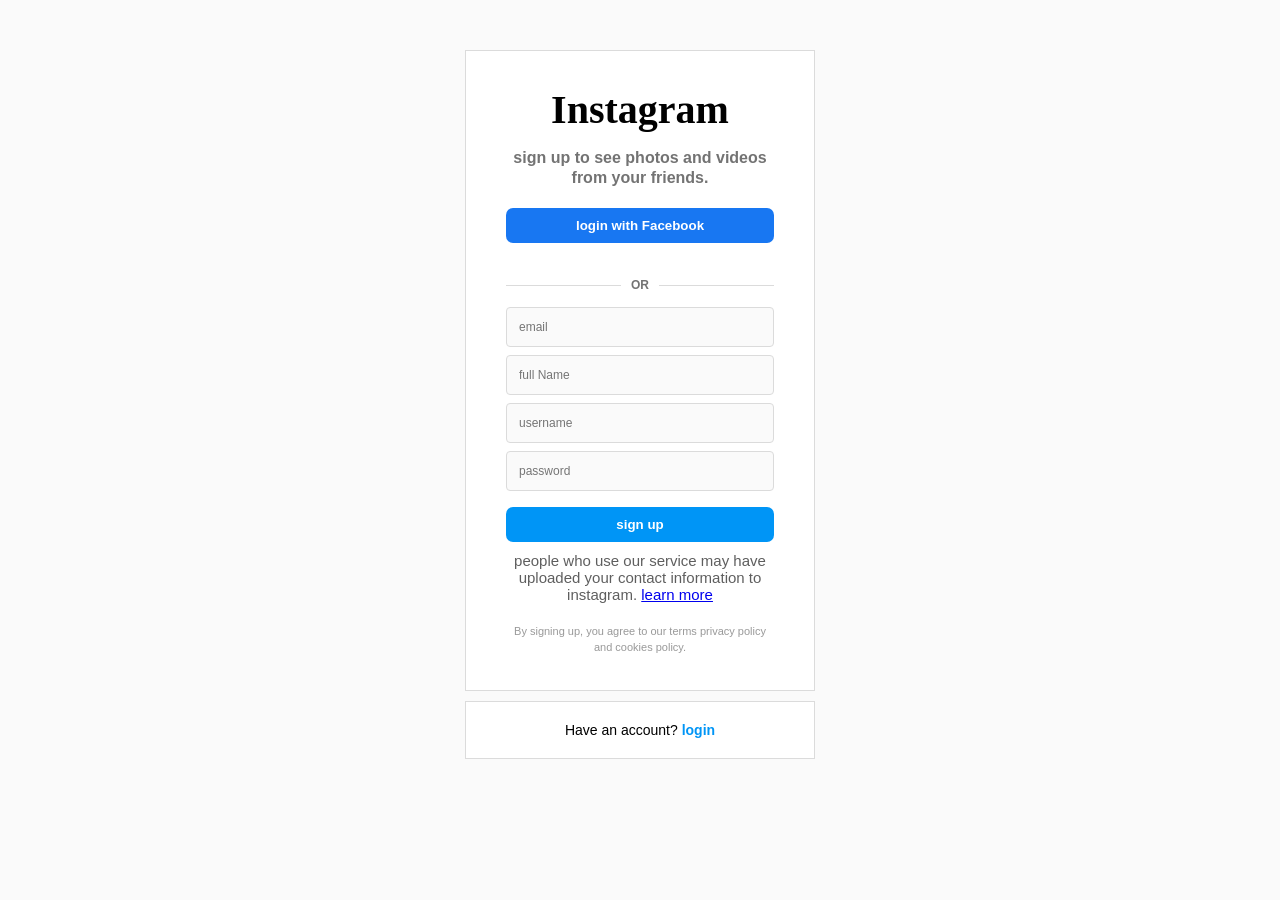
<file: instagram-signup.html>
<html lang="en">
<head>
  <meta charset="UTF-8">
  <meta name="viewport" content="width=device-width, initial-scale=1.0">
  <title>Instagram sign up</title>
  <link rel="stylesheet" href="instagram-signup.css">
</head>
<body>

    <link rel="stylesheet" href="instagram-signup.css">
   <div class="container">
    <div class="signup-box">
      <h1>Instagram</h1>
      <p class="intro">
        sign up to see photos and videos from your friends.
      </p>

      <button class="facebook-btn">
        login with Facebook
     </button>

     <div class="or">
      <span></span>
      <p>OR</p>
      <span></span>
     </div>

     <form id="signupform">

      <input type="email" id="email" placeholder="email">

      <input type="text" id="fulname" placeholder="full Name">

      <input type="text" id="username" placeholder="username">

      <input type="password" id="password" placeholder="password">

      <button type="submit" class="signup-btn">
        sign up
      </button>
      </form>

      <p class="more">
        people who use our service may have uploaded 
        your contact information to instagram. <a href="#">learn more</a>

      </p>

      <p class="terms">
        By signing up, you agree to our terms privacy
        policy and cookies policy.
      </p>

      </div>

      <div class="login-box">
        Have an account?
        <a href="instagram.html">login</a>
       </div>
       </div>

  <script src="signupdemo.js"></script>
</body>
</html>
</file>
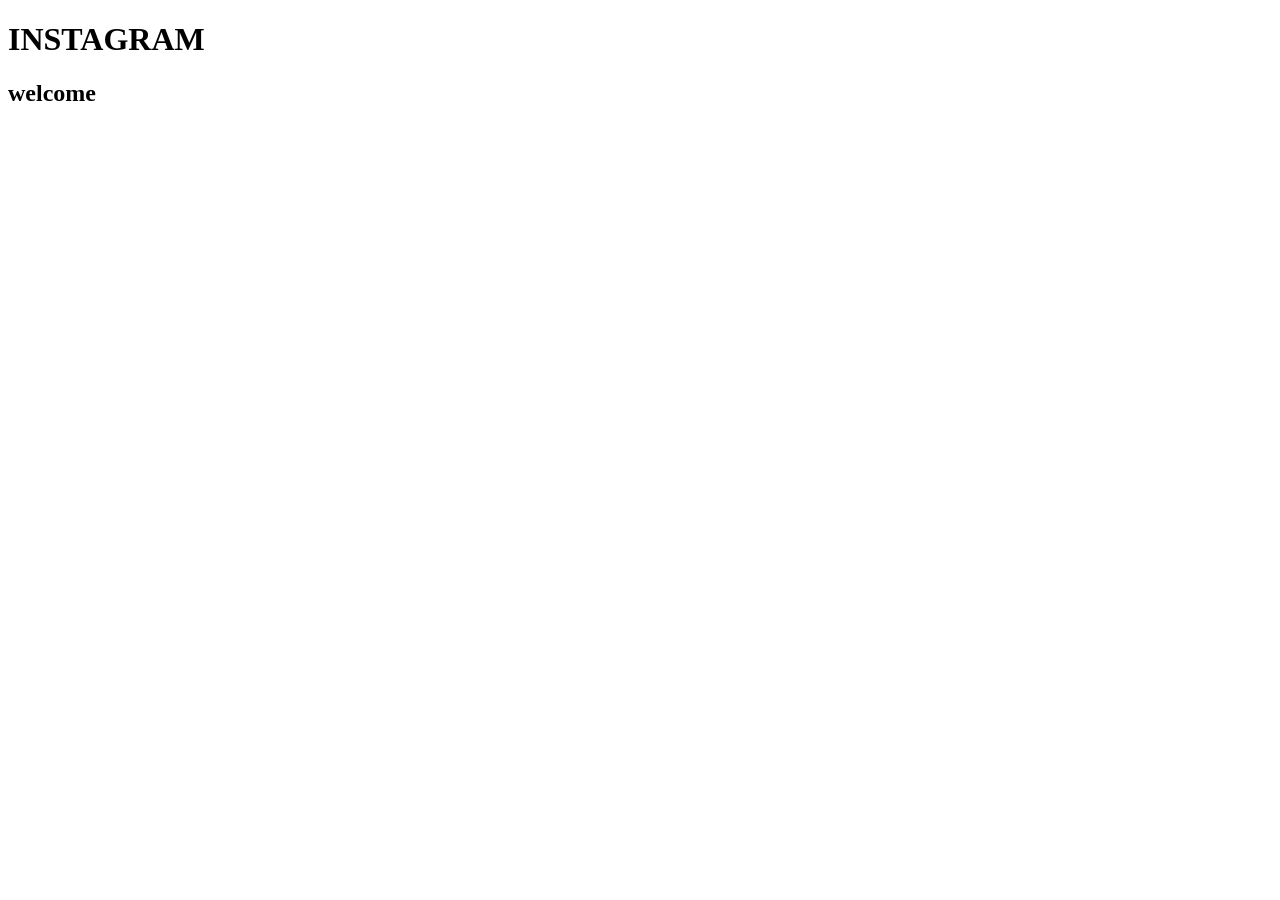
<file: instahomepage.html>
<!DOCTYPE html>
<html lang="en">
<head>
    <meta charset="UTF-8">
    <meta name="viewport" content="width=device-width, initial-scale=1.0">
    <title>Document</title>
</head>
<body>
    <h1>INSTAGRAM</h1>
    <h2>welcome </h2>
</body>
</html>
</file>
<file: instagram-signup.css>
* {
    margin: 0;
    padding: 0;
    box-sizing: border-box;
}

body {
    font-family: Arial, sans-serif;
    background-color: #fafafa;
}

.container {
    width: 350px;
    margin: 50px auto;
}

.signup-box {
    background-color: white;
    border: 1px solid #dbdbdb;
    padding: 35px 40px;
    text-align: center;
}

h1 {
    font-family: cursive;
    font-size: 40px;
    margin-bottom: 15px;
}

.intro {
    color: #737373;
    font-size: 16px;
    font-weight: bold;
    line-height: 20px;
    margin-bottom: 20px;
}

.facebook-btn,
.signup-btn {
    width: 100%;
    border: none;
    color: white;
    padding: 10px;
    border-radius: 7px;
    font-weight: bold;
    cursor: pointer;
}

.facebook-btn {
    background-color: #1877f2;
    margin-bottom: 20px;
}

.or {
    display: flex;
    align-items: center;
    gap: 10px;
    margin: 15px 0;
}

.or span {
    height: 1px;
    background-color: #dbdbdb;
    flex: 1;
}

.or p {
    color: #737373;
    font-size: 12px;
    font-weight: bold;
}

input {
    width: 100%;
    padding: 12px;
    margin-bottom: 8px;
    border: 1px solid #dbdbdb;
    background-color: #fafafa;
    border-radius: 4px;
    font-size: 12px;
}

input:focus {
    outline: none;
    border-color: #999;
}

.signup-btn {
    background-color: #0095f6;
    margin-top: 8px;
}

.signup-btn:hover {
    background-color: #1877f2;
}

.terms {
    color: #737373ba;
    font-size: 11px;
    line-height: 16px;
    margin-top: 20px;
}

.login-box {
    background-color: white;
    border: 1px solid #dbdbdb;
    margin-top: 10px;
    padding: 20px;
    text-align: center;
    font-size: 14px;
}

.login-box a {
    color: #0095f6;
    font-weight: bold;
    text-decoration: none;
}


.more{margin-top: 10px;
font-size: 15px;
color: rgba(0, 0, 0, 0.63);
}

.message{color:green ;
font-size: 13px;}

.message.error{color: red;
font-size: 13px;}
</file>
